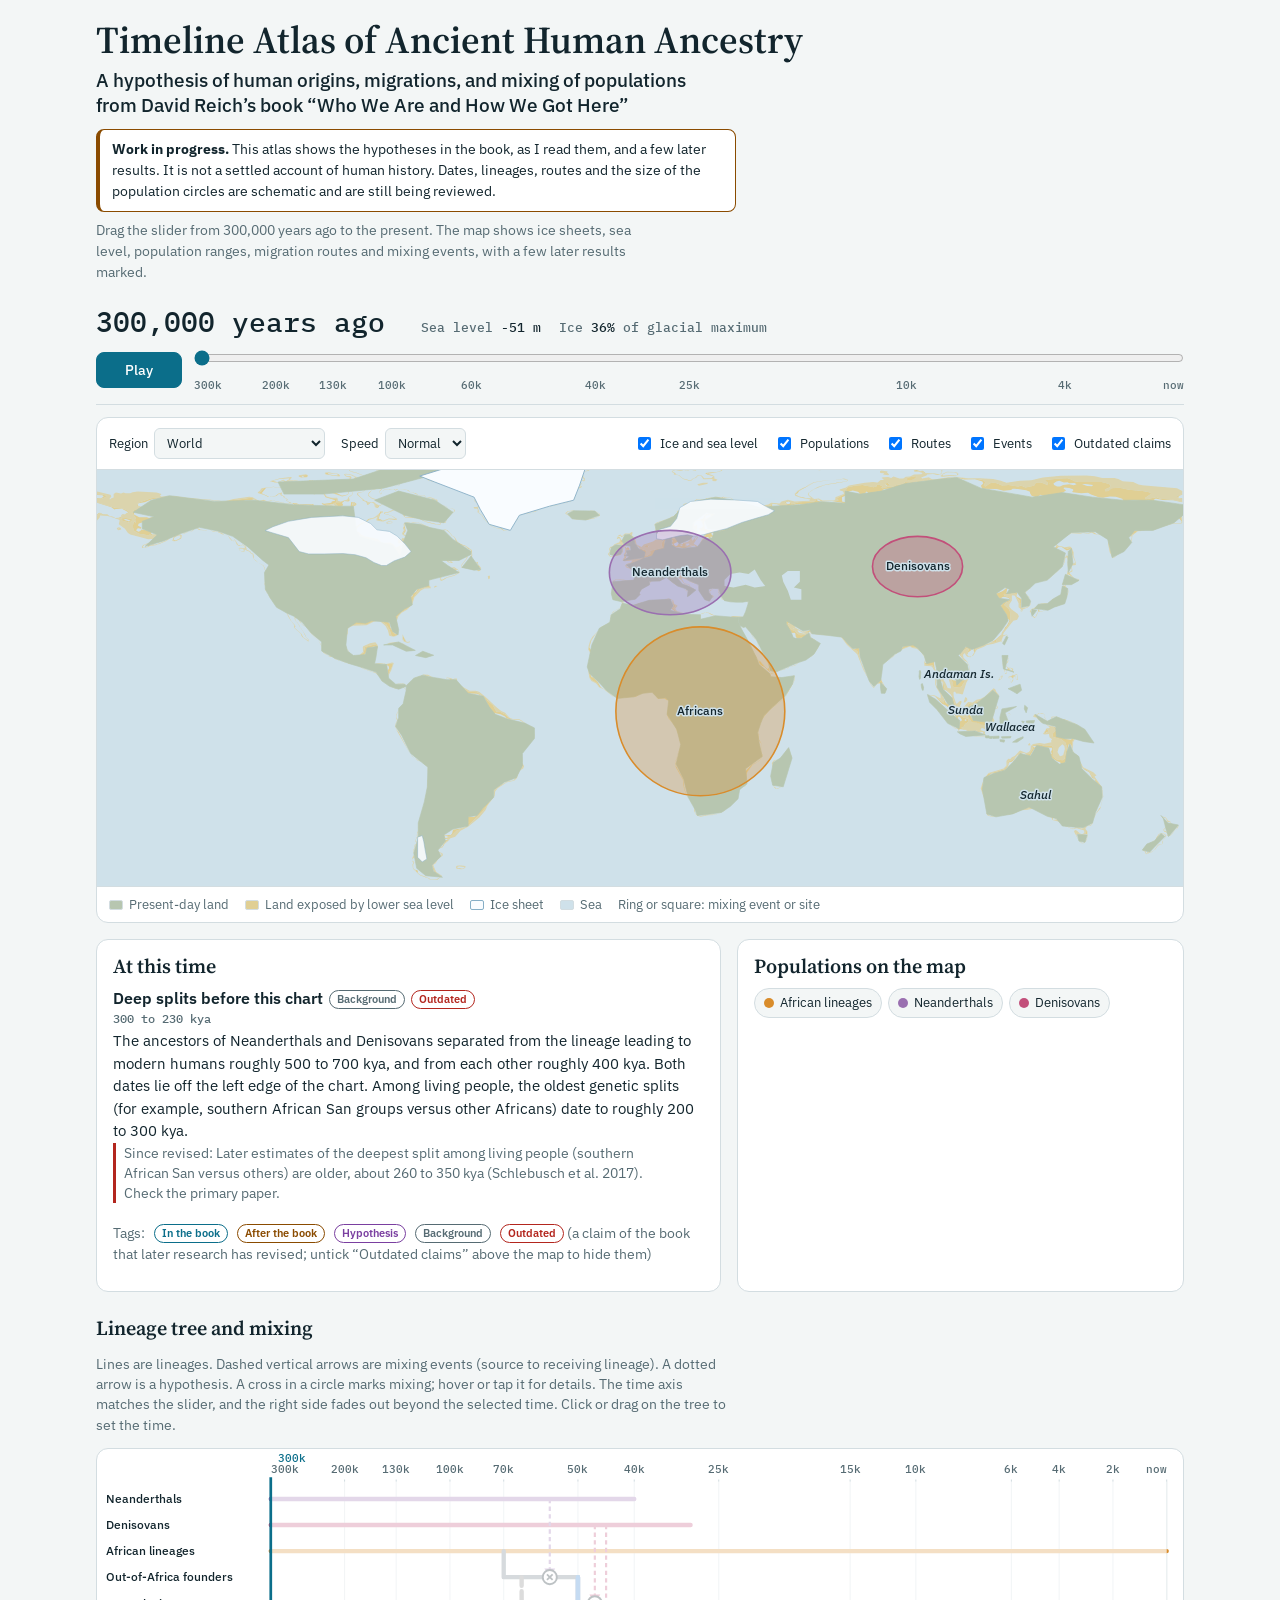
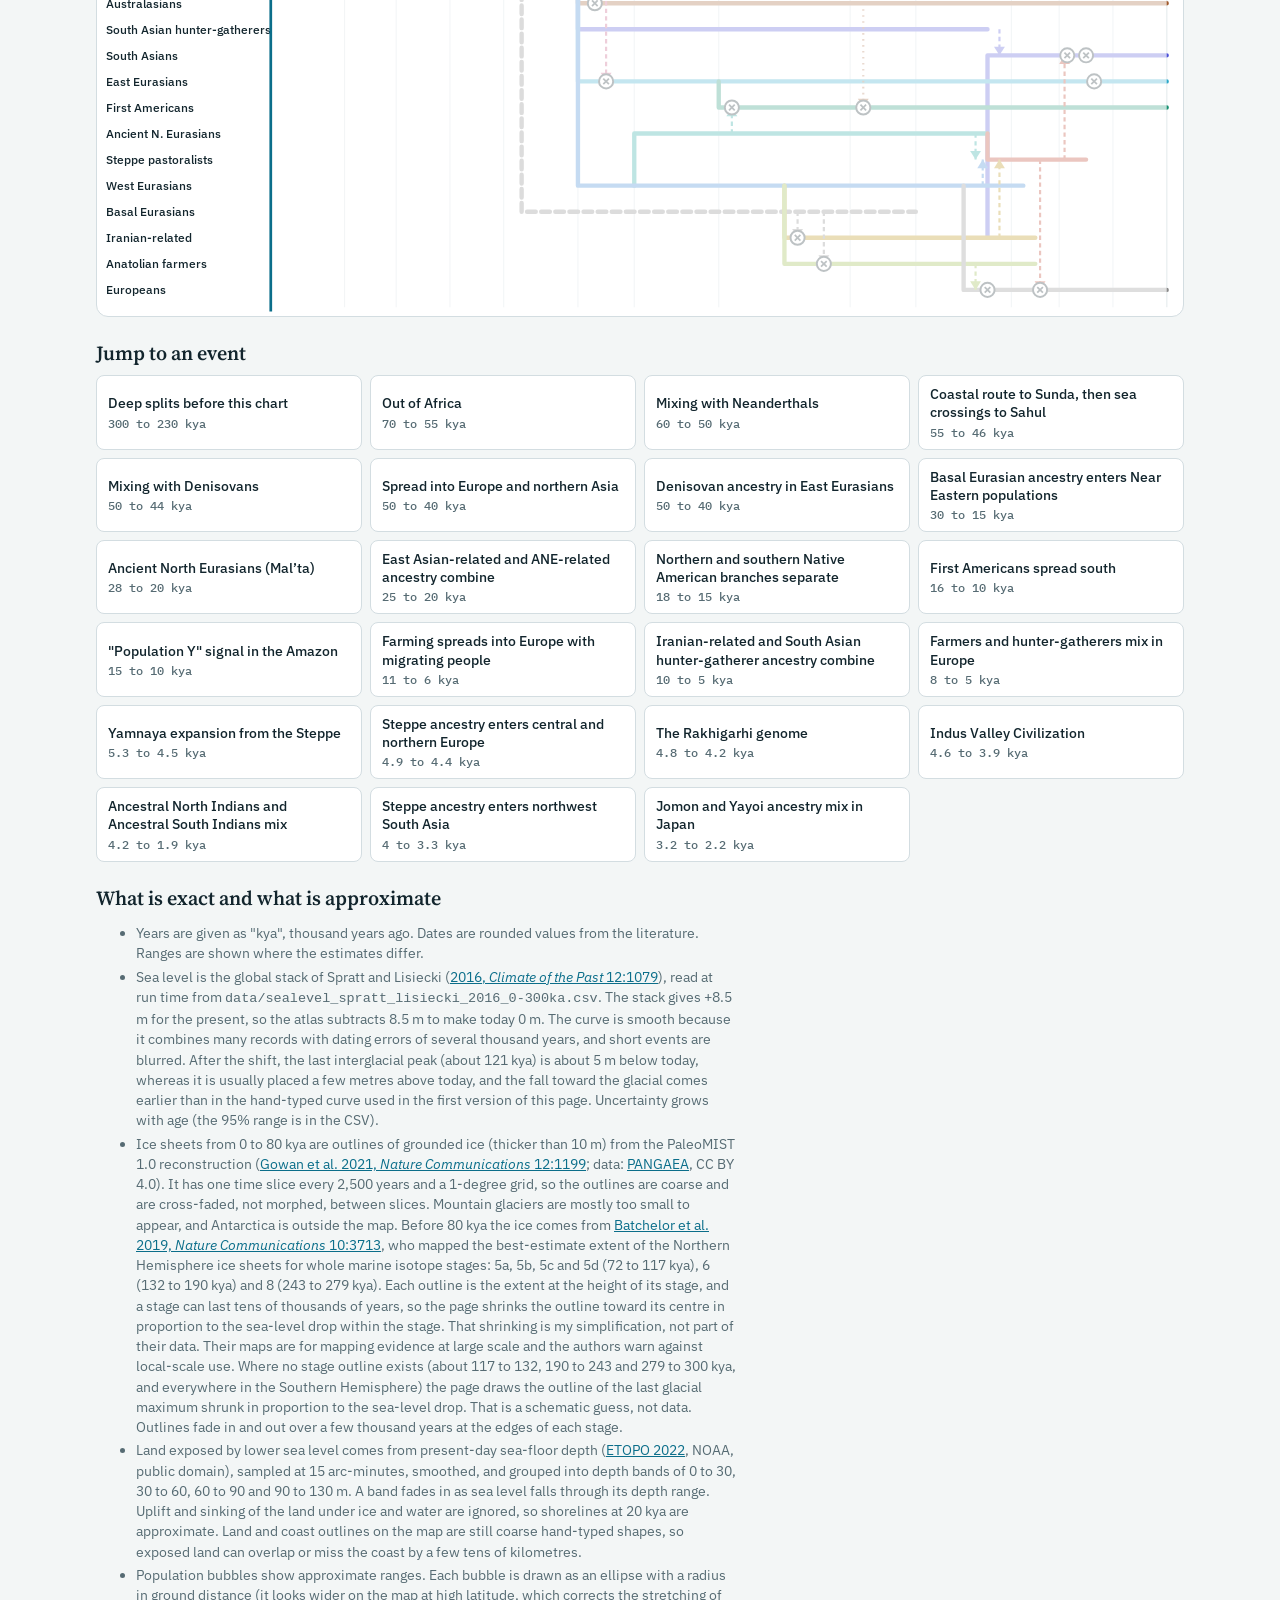
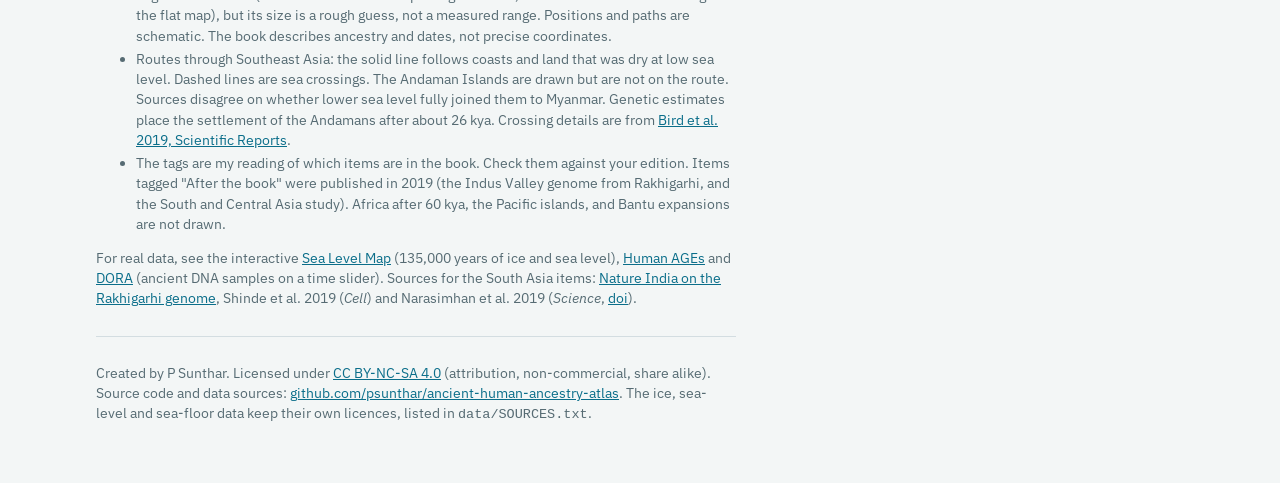
<file: index.html>
<!DOCTYPE html>
<html lang="en">
<head>
<meta charset="utf-8">
<meta name="viewport" content="width=device-width, initial-scale=1">
<title>Timeline Atlas of Ancient Human Ancestry</title>
<meta name="description" content="Interactive timeline map of ancient human ancestry from 300,000 years ago to today: migrations, mixing with Neanderthals and Denisovans, ice sheets and sea level, and a lineage tree. Based on the hypotheses in David Reich’s book Who We Are and How We Got Here. Work in progress.">
<meta name="author" content="P Sunthar">
<meta name="robots" content="index, follow">
<link rel="canonical" href="https://psunthar.github.io/ancient-human-ancestry-atlas/">
<meta property="og:type" content="website">
<meta property="og:title" content="Timeline Atlas of Ancient Human Ancestry">
<meta property="og:description" content="Interactive timeline map of ancient human ancestry from 300,000 years ago to today: migrations, mixing with Neanderthals and Denisovans, ice sheets and sea level, and a lineage tree. Based on the hypotheses in David Reich’s book Who We Are and How We Got Here. Work in progress.">
<meta property="og:url" content="https://psunthar.github.io/ancient-human-ancestry-atlas/">
<meta name="twitter:card" content="summary">
<link rel="license" href="https://creativecommons.org/licenses/by-nc-sa/4.0/">
<script type="application/ld+json">
{"@context":"https://schema.org","@type":"WebApplication","name":"Timeline Atlas of Ancient Human Ancestry","url":"https://psunthar.github.io/ancient-human-ancestry-atlas/","description":"Interactive timeline map of ancient human ancestry from 300,000 years ago to today: migrations, mixing with Neanderthals and Denisovans, ice sheets and sea level, and a lineage tree. Based on the hypotheses in David Reich’s book Who We Are and How We Got Here. Work in progress.","applicationCategory":"EducationalApplication","operatingSystem":"Any (web browser)","inLanguage":"en","author":{"@type":"Person","name":"P Sunthar"},"license":"https://creativecommons.org/licenses/by-nc-sa/4.0/","isBasedOn":{"@type":"Book","name":"Who We Are and How We Got Here","author":{"@type":"Person","name":"David Reich"},"datePublished":"2018"},"keywords":"human evolution, ancient DNA, human migration, Neanderthal, Denisovan, population genetics, David Reich, interactive map, timeline, ice age, sea level","creativeWorkStatus":"Work in progress"}
</script>
<link rel="preconnect" href="https://fonts.googleapis.com">
<link rel="preconnect" href="https://fonts.gstatic.com" crossorigin>
<link href="https://fonts.googleapis.com/css2?family=IBM+Plex+Mono:wght@500&family=IBM+Plex+Sans:wght@400;500;600&family=Source+Serif+4:opsz,wght@8..60,600&display=swap" rel="stylesheet">
<link rel="stylesheet" href="css/style.css">
</head>
<body>
<div class="wrap">
<header>
  <h1>Timeline Atlas of Ancient Human Ancestry</h1>
  <p class="sub">A hypothesis of human origins, migrations, and mixing of populations from David Reich’s book “Who We Are and How We Got Here”</p>
  <p class="wip" role="note"><strong>Work in progress.</strong> This atlas shows the hypotheses in the book, as I read them, and a few later results. It is not a settled account of human history. Dates, lineages, routes and the size of the population circles are schematic and are still being reviewed.</p>
  <p class="how">Drag the slider from 300,000 years ago to the present. The map shows ice sheets, sea level, population ranges, migration routes and mixing events, with a few later results marked.</p>
</header>

<div class="ctl">
  <div class="readout">
    <span class="t-main" id="tMain">300,000 years ago</span>
    <span class="t-sub" id="tSub"></span>
    <span class="stat">Sea level <b id="sSea">0 m</b></span>
    <span class="stat">Ice <b id="sIce">0%</b> of glacial maximum</span>
  </div>
  <div class="sliderrow">
    <button class="primary" id="play" type="button">Play</button>
    <div class="sliderbox">
      <input type="range" id="slider" min="0" max="1000" step="1" value="0" aria-label="Time, from 300,000 years ago to present">
      <div class="ticks" id="ticks" aria-hidden="true"></div>
    </div>
  </div>
</div>

<div class="mapcard">
  <div class="maptools">
    <label>Region
      <select id="region">
        <option value="world">World</option>
        <option value="old">Africa and Eurasia</option>
        <option value="india-aus">India to Australia</option>
        <option value="sasia">South Asia and Iran</option>
        <option value="eurasia-e">East Asia and Australia</option>
        <option value="amer">Americas</option>
      </select>
    </label>
    <label>Speed
      <select id="speed"><option value="0.5">Slow</option><option value="1" selected>Normal</option><option value="2">Fast</option></select>
    </label>
    <span class="sp"></span>
    <label><input type="checkbox" id="lIce" checked> Ice and sea level</label>
    <label><input type="checkbox" id="lPop" checked> Populations</label>
    <label><input type="checkbox" id="lRoute" checked> Routes</label>
    <label><input type="checkbox" id="lMix" checked> Events</label>
    <label title="Claims of the book that later research has revised"><input type="checkbox" id="lOld" checked> Outdated claims</label>
  </div>
  <svg class="map" id="map" viewBox="0 0 1000 383" role="img" aria-label="World map with ice sheets, exposed land, population ranges and migration routes at the selected time"></svg>
  <div class="legend">
    <span><i style="background:var(--land)"></i>Present-day land</span>
    <span><i style="background:var(--shelf)"></i>Land exposed by lower sea level</span>
    <span><i style="background:var(--ice);border-color:var(--ice-line)"></i>Ice sheet</span>
    <span><i style="background:var(--sea)"></i>Sea</span>
    <span>Ring or square: mixing event or site</span>
  </div>
</div>

<div class="grid">
  <div class="card">
    <h2>At this time</h2>
    <div id="events"></div>
    <p class="note" style="margin-top:10px">Tags: <span class="pill book">In the book</span> <span class="pill after">After the book</span> <span class="pill hyp">Hypothesis</span> <span class="pill ctx">Background</span> <span class="pill old">Outdated</span> (a claim of the book that later research has revised; untick “Outdated claims” above the map to hide them)</p>
  </div>
  <div class="card">
    <h2>Populations on the map</h2>
    <div class="chips" id="chips"></div>
  </div>
</div>

<section>
  <h2>Lineage tree and mixing</h2>
  <p class="note">Lines are lineages. Dashed vertical arrows are mixing events (source to receiving lineage). A dotted arrow is a hypothesis. A cross in a circle marks mixing; hover or tap it for details. The time axis matches the slider, and the right side fades out beyond the selected time. Click or drag on the tree to set the time.</p>
  <div class="treewrap"><svg class="tree" id="tree" viewBox="0 0 1000 430" role="img" aria-label="Lineage tree with mixing events"></svg></div>
</section>

<section>
  <h2>Jump to an event</h2>
  <div class="jump" id="jump"></div>
</section>

<section>
  <h2>What is exact and what is approximate</h2>
  <ul class="note">
    <li>Years are given as "kya", thousand years ago. Dates are rounded values from the literature. Ranges are shown where the estimates differ.</li>
    <li>Sea level is the global stack of Spratt and Lisiecki (<a href="https://doi.org/10.5194/cp-12-1079-2016" target="_blank" rel="noopener noreferrer">2016, <em>Climate of the Past</em> 12:1079</a>), read at run time from <code>data/sealevel_spratt_lisiecki_2016_0-300ka.csv</code>. The stack gives +8.5 m for the present, so the atlas subtracts 8.5 m to make today 0 m. The curve is smooth because it combines many records with dating errors of several thousand years, and short events are blurred. After the shift, the last interglacial peak (about 121 kya) is about 5 m below today, whereas it is usually placed a few metres above today, and the fall toward the glacial comes earlier than in the hand-typed curve used in the first version of this page. Uncertainty grows with age (the 95% range is in the CSV).</li>
    <li>Ice sheets from 0 to 80 kya are outlines of grounded ice (thicker than 10 m) from the PaleoMIST 1.0 reconstruction (<a href="https://doi.org/10.1038/s41467-021-21469-w" target="_blank" rel="noopener noreferrer">Gowan et al. 2021, <em>Nature Communications</em> 12:1199</a>; data: <a href="https://doi.org/10.1594/PANGAEA.905800" target="_blank" rel="noopener noreferrer">PANGAEA</a>, CC BY 4.0). It has one time slice every 2,500 years and a 1-degree grid, so the outlines are coarse and are cross-faded, not morphed, between slices. Mountain glaciers are mostly too small to appear, and Antarctica is outside the map. Before 80 kya the ice comes from <a href="https://doi.org/10.1038/s41467-019-11601-2" target="_blank" rel="noopener noreferrer">Batchelor et al. 2019, <em>Nature Communications</em> 10:3713</a>, who mapped the best-estimate extent of the Northern Hemisphere ice sheets for whole marine isotope stages: 5a, 5b, 5c and 5d (72 to 117 kya), 6 (132 to 190 kya) and 8 (243 to 279 kya). Each outline is the extent at the height of its stage, and a stage can last tens of thousands of years, so the page shrinks the outline toward its centre in proportion to the sea-level drop within the stage. That shrinking is my simplification, not part of their data. Their maps are for mapping evidence at large scale and the authors warn against local-scale use. Where no stage outline exists (about 117 to 132, 190 to 243 and 279 to 300 kya, and everywhere in the Southern Hemisphere) the page draws the outline of the last glacial maximum shrunk in proportion to the sea-level drop. That is a schematic guess, not data. Outlines fade in and out over a few thousand years at the edges of each stage.</li>
    <li>Land exposed by lower sea level comes from present-day sea-floor depth (<a href="https://doi.org/10.25921/fd45-gt74" target="_blank" rel="noopener noreferrer">ETOPO 2022</a>, NOAA, public domain), sampled at 15 arc-minutes, smoothed, and grouped into depth bands of 0 to 30, 30 to 60, 60 to 90 and 90 to 130 m. A band fades in as sea level falls through its depth range. Uplift and sinking of the land under ice and water are ignored, so shorelines at 20 kya are approximate. Land and coast outlines on the map are still coarse hand-typed shapes, so exposed land can overlap or miss the coast by a few tens of kilometres.</li>
    <li>Population bubbles show approximate ranges. Each bubble is drawn as an ellipse with a radius in ground distance (it looks wider on the map at high latitude, which corrects the stretching of the flat map), but its size is a rough guess, not a measured range. Positions and paths are schematic. The book describes ancestry and dates, not precise coordinates.</li>
    <li>Routes through Southeast Asia: the solid line follows coasts and land that was dry at low sea level. Dashed lines are sea crossings. The Andaman Islands are drawn but are not on the route. Sources disagree on whether lower sea level fully joined them to Myanmar. Genetic estimates place the settlement of the Andamans after about 26 kya. Crossing details are from <a href="https://www.nature.com/articles/s41598-019-42946-9" target="_blank" rel="noopener noreferrer">Bird et al. 2019, Scientific Reports</a>.</li>
    <li>The tags are my reading of which items are in the book. Check them against your edition. Items tagged "After the book" were published in 2019 (the Indus Valley genome from Rakhigarhi, and the South and Central Asia study). Africa after 60 kya, the Pacific islands, and Bantu expansions are not drawn.</li>
  </ul>
  <p class="note">For real data, see the interactive <a href="https://googlemapsmania.blogspot.com/2023/11/135000-years-of-changing-sea-levels.html" target="_blank" rel="noopener noreferrer">Sea Level Map</a> (135,000 years of ice and sea level), <a href="https://archeogenomics.eu/" target="_blank" rel="noopener noreferrer">Human AGEs</a> and <a href="https://pmc.ncbi.nlm.nih.gov/articles/PMC11223807" target="_blank" rel="noopener noreferrer">DORA</a> (ancient DNA samples on a time slider). Sources for the South Asia items: <a href="https://www.nature.com/articles/nindia.2019.121" target="_blank" rel="noopener noreferrer">Nature India on the Rakhigarhi genome</a>, Shinde et al. 2019 (<em>Cell</em>) and Narasimhan et al. 2019 (<em>Science</em>, <a href="https://doi.org/10.1126/science.aat7487" target="_blank" rel="noopener noreferrer">doi</a>).</p>
</section>
<footer class="note" style="margin-top:28px;padding-top:12px;border-top:1px solid var(--line)">
  <p>Created by P Sunthar. Licensed under <a href="https://creativecommons.org/licenses/by-nc-sa/4.0/" target="_blank" rel="noopener noreferrer">CC BY-NC-SA 4.0</a> (attribution, non-commercial, share alike). Source code and data sources: <a href="https://github.com/psunthar/ancient-human-ancestry-atlas" target="_blank" rel="noopener noreferrer">github.com/psunthar/ancient-human-ancestry-atlas</a>. The ice, sea-level and sea-floor data keep their own licences, listed in <code>data/SOURCES.txt</code>.</p>
</footer>
</div>

<!--FILE-WARNING-->
<script>
/* Browsers block ES modules and fetch() from file://, so the module script below never runs there. */
if(location.protocol==='file:'){document.addEventListener('DOMContentLoaded',function(){
  var p=document.createElement('p');p.className='wip';p.setAttribute('role','alert');
  p.innerHTML='This page loads its data at run time and cannot run from a file on disk. Open <a href="atlas-standalone.html">atlas-standalone.html</a> instead, or serve this folder with <code>python3 -m http.server</code> and open http://localhost:8000/.';
  document.querySelector('header').appendChild(p);
});}
</script>
<!--/FILE-WARNING-->
<script type="module" src="js/app.js"></script>
</body>
</html>
</file>
<file: css/style.css>
/* Layout idea: sticky time control on top, map first, then what is happening, lineage tree, event index. */
:root{
  --bg:#f3f6f6; --panel:#ffffff; --ink:#12252d; --muted:#566b73; --line:#d3dde1;
  --sea:#cfe1ea; --land:#b7c6b0; --shelf:#e0cf94; --ice:#f9fcff; --ice-line:#86aec6;
  --accent:#0b6e8a; --accent-ink:#ffffff; --marker:#12252d; --marker-fill:#ffffff;
  --tag-book:#0b6e8a; --tag-after:#8a4b00; --tag-hyp:#7a3fa0; --tag-ctx:#566b73;
  --display:"Source Serif 4",Georgia,serif; --body:"IBM Plex Sans",system-ui,sans-serif; --mono:"IBM Plex Mono",ui-monospace,monospace;
  color-scheme:light;
}
@media (prefers-color-scheme:dark){
  :root:not([data-theme="light"]){
    --bg:#0f1a1f; --panel:#16252c; --ink:#e3eef2; --muted:#9db3bb; --line:#2a3d46;
    --sea:#14303d; --land:#33503f; --shelf:#7a6c3a; --ice:#e4f0f7; --ice-line:#9cc3d8;
    --accent:#5cc3df; --accent-ink:#0f1a1f; --marker:#e3eef2; --marker-fill:#0f1a1f;
    --tag-book:#5cc3df; --tag-after:#f0b25c; --tag-hyp:#c9a0e8; --tag-ctx:#9db3bb;
    color-scheme:dark;
  }
}
:root[data-theme="dark"]{
  --bg:#0f1a1f; --panel:#16252c; --ink:#e3eef2; --muted:#9db3bb; --line:#2a3d46;
  --sea:#14303d; --land:#33503f; --shelf:#7a6c3a; --ice:#e4f0f7; --ice-line:#9cc3d8;
  --accent:#5cc3df; --accent-ink:#0f1a1f; --marker:#e3eef2; --marker-fill:#0f1a1f;
  --tag-book:#5cc3df; --tag-after:#f0b25c; --tag-hyp:#c9a0e8; --tag-ctx:#9db3bb;
  color-scheme:dark;
}
*{box-sizing:border-box}
html,body{margin:0}
body{background:var(--bg);color:var(--ink);font:400 15px/1.5 var(--body);-webkit-text-size-adjust:100%}
.wrap{max-width:1120px;margin:0 auto;padding:0 16px 48px}
header{padding:20px 0 6px}
h1{font:600 clamp(26px,5vw,38px)/1.1 var(--display);margin:0 0 6px;text-wrap:balance}
header p{margin:0;color:var(--muted);max-width:68ch}
header .sub{font:500 clamp(16px,2.6vw,19px)/1.35 var(--body);color:var(--ink);margin-bottom:8px;max-width:60ch;text-wrap:balance}
header .how{font-size:14px}
h2{font:600 20px/1.2 var(--display);margin:0 0 10px;text-wrap:balance}
.ctl{position:sticky;top:0;z-index:20;background:var(--bg);padding:10px 0 8px;border-bottom:1px solid var(--line);margin-top:8px}
.readout{display:flex;flex-wrap:wrap;align-items:baseline;gap:4px 18px;margin-bottom:6px}
.t-main{font:500 clamp(20px,4.6vw,28px)/1.1 var(--mono);font-variant-numeric:tabular-nums}
.t-sub{color:var(--muted);font-size:13px}
.stat{font:500 13px/1.2 var(--mono);color:var(--muted);font-variant-numeric:tabular-nums}
.stat b{color:var(--ink);font-weight:500}
.sliderrow{display:flex;gap:12px;align-items:center}
button{font:500 14px/1 var(--body);color:var(--ink);background:var(--panel);border:1px solid var(--line);border-radius:8px;padding:10px 14px;cursor:pointer}
button:hover{border-color:var(--accent)}
button:focus-visible,input:focus-visible,select:focus-visible{outline:2px solid var(--accent);outline-offset:2px}
button.primary{background:var(--accent);border-color:var(--accent);color:var(--accent-ink);min-width:86px}
.sliderbox{flex:1;position:relative;padding-bottom:18px}
input[type=range]{width:100%;margin:0;accent-color:var(--accent);height:28px}
.ticks{position:absolute;left:0;right:0;bottom:0;height:16px;font:500 10.5px/1 var(--mono);color:var(--muted)}
.ticks span{position:absolute;transform:translateX(-50%);white-space:nowrap}
.ticks span:first-child{transform:none}
@media (max-width:600px){.ticks span.opt{display:none}.stat{font-size:12px}.t-sub{font-size:12px}}
.ticks span:last-child{transform:translateX(-100%)}
.mapcard{margin-top:12px;background:var(--panel);border:1px solid var(--line);border-radius:12px;overflow:hidden;container-type:inline-size}
.maptools{display:flex;flex-wrap:wrap;gap:8px 16px;align-items:center;padding:10px 12px;border-bottom:1px solid var(--line);font-size:13px}
.maptools label{display:inline-flex;align-items:center;gap:6px;cursor:pointer}
.maptools select{font:inherit;color:var(--ink);background:var(--bg);border:1px solid var(--line);border-radius:6px;padding:5px 8px}
.maptools .sp{flex:1}
svg.map{display:block;width:100%;height:auto;background:var(--sea)}
.legend{display:flex;flex-wrap:wrap;gap:6px 16px;padding:8px 12px;border-top:1px solid var(--line);font-size:12.5px;color:var(--muted)}
.legend i{display:inline-block;width:14px;height:10px;border-radius:2px;margin-right:6px;vertical-align:-1px;border:1px solid var(--line)}
.lbl{font:500 var(--fs,11px) var(--body);fill:var(--ink);paint-order:stroke;stroke:var(--sea);stroke-width:var(--sw,3px);stroke-linejoin:round;pointer-events:none}
.elbl{font:600 10.5px var(--body);fill:var(--marker);paint-order:stroke;stroke:var(--sea);stroke-width:3px;stroke-linejoin:round;pointer-events:none}
@container (max-width:620px){.lbl,.elbl{display:none}}
.pulse{transform-box:fill-box;transform-origin:center;animation:pulse 1.8s ease-out infinite}
@keyframes pulse{0%{transform:scale(.6);opacity:.9}100%{transform:scale(2.6);opacity:0}}
@media (prefers-reduced-motion:reduce){.pulse{animation:none;opacity:.5}}
.grid{display:grid;grid-template-columns:1.4fr 1fr;gap:16px;margin-top:16px}
@media (max-width:820px){.grid{grid-template-columns:1fr}}
.card{background:var(--panel);border:1px solid var(--line);border-radius:12px;padding:14px 16px}
.ev{padding:10px 0;border-top:1px solid var(--line)}
.ev:first-child{border-top:0;padding-top:0}
.ev h3{font:600 15.5px/1.3 var(--body);margin:0 0 2px}
.ev .when{font:500 12px var(--mono);color:var(--muted);margin-bottom:4px}
.ev p{margin:0;max-width:70ch}
.pill{display:inline-block;font:600 11px/1 var(--body);padding:3px 7px;border-radius:99px;border:1px solid currentColor;margin-left:6px;vertical-align:1px;white-space:nowrap}
.pill.book{color:var(--tag-book)}.pill.after{color:var(--tag-after)}.pill.hyp{color:var(--tag-hyp)}.pill.ctx{color:var(--tag-ctx)}
.empty{color:var(--muted);margin:0}
.chips{display:flex;flex-wrap:wrap;gap:6px}
.chip{display:inline-flex;align-items:center;gap:6px;font-size:13px;padding:4px 9px;border:1px solid var(--line);border-radius:99px;background:var(--bg)}
.chip i{width:10px;height:10px;border-radius:50%;display:inline-block}
.treewrap{overflow-x:auto;border:1px solid var(--line);border-radius:12px;background:var(--panel)}
svg.tree{display:block;min-width:860px;width:100%;height:auto;touch-action:pan-y;cursor:crosshair}
.tl{font:500 11.5px var(--body);fill:var(--ink)}
.ta{font:500 10.5px var(--mono);fill:var(--muted)}
.jump{display:grid;grid-template-columns:repeat(auto-fill,minmax(250px,1fr));gap:8px}
.jump button{text-align:left;display:block;line-height:1.3;padding:9px 11px}
.jump small{display:block;color:var(--muted);font:500 11.5px var(--mono);margin-top:3px}
.note{color:var(--muted);font-size:13.5px;max-width:80ch}
.note li{margin:3px 0}
a{color:var(--accent)}
section{margin-top:24px}
.wip{margin:10px 0 8px;padding:9px 12px;border:1px solid var(--tag-after);border-left-width:4px;border-radius:8px;background:var(--panel);color:var(--ink);font-size:14px;max-width:80ch}
.pill.old{color:#b3261e}
@media (prefers-color-scheme:dark){:root:not([data-theme="light"]) .pill.old{color:#ff8a80}}
:root[data-theme="dark"] .pill.old{color:#ff8a80}
.oldnote{margin:4px 0 0;font-size:13.5px;color:var(--muted);border-left:3px solid #b3261e;padding-left:8px}
[hidden]{display:none!important}
</file>
